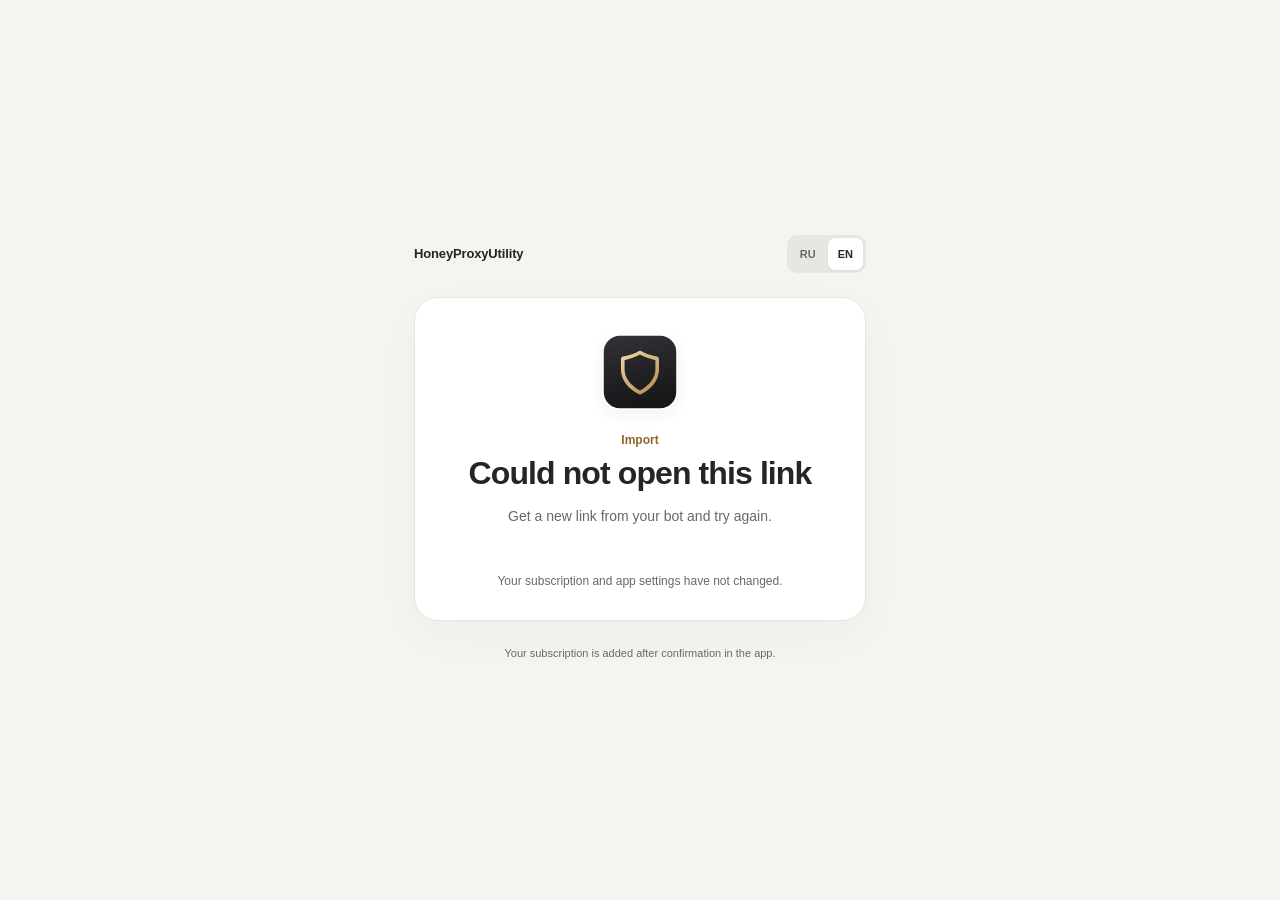
<file: tool/telegram_import_bridge/index.html>
<!doctype html>
<html lang="ru">
<head>
  <meta charset="utf-8">
  <meta name="viewport" content="width=device-width, initial-scale=1, viewport-fit=cover">
  <meta name="referrer" content="no-referrer">
  <meta http-equiv="Content-Security-Policy" content="default-src 'none'; script-src 'self'; style-src 'self'; img-src 'self'; connect-src 'none'; font-src 'none'; object-src 'none'; base-uri 'none'; form-action 'none'; frame-src 'none'; worker-src 'none'; media-src 'none'; manifest-src 'none'">
  <meta name="color-scheme" content="light dark">
  <title>Добавить в HoneyProxyUtility</title>
  <link rel="stylesheet" href="./bridge.css">
  <script type="module" src="./bridge.mjs"></script>
</head>
<body>
  <div class="page">
    <header class="header">
      <span class="wordmark">HoneyProxyUtility</span>
      <nav id="language-switcher" class="languages" aria-label="Язык">
        <button id="language-ru" type="button" lang="ru" aria-pressed="true">RU</button>
        <button id="language-en" type="button" lang="en" aria-pressed="false">EN</button>
      </nav>
    </header>
    <main class="card" aria-labelledby="heading">
      <img class="shield" src="./honey-shield.svg" width="76" height="76" alt="" aria-hidden="true">
      <p id="eyebrow" class="eyebrow">Импорт</p>
      <h1 id="heading">Добавить в Honey</h1>
      <p id="description" class="description">Откройте эту страницу по кнопке в Telegram-боте.</p>
      <div id="ready-status" class="ready-status" hidden>
        <span class="status-dot" aria-hidden="true"></span>
        <span id="ready-label">Ссылка готова</span>
      </div>
      <div id="actions" class="actions" hidden>
        <button id="open-app" type="button" class="button primary">Открыть в HoneyProxyUtility</button>
        <button id="copy-source" type="button" class="button secondary">Скопировать ссылку</button>
      </div>
      <p id="feedback" class="feedback" role="status" aria-live="polite" aria-atomic="true"></p>
      <p id="help" class="help">В боте выберите «Добавить в HoneyProxyUtility».</p>
      <noscript>
        <p class="help">Включите JavaScript или скопируйте ссылку из бота и вставьте её на экране «Импорт» в приложении.</p>
        <p class="help" lang="en">Enable JavaScript, or copy your link from the bot and paste it into the app's Import screen.</p>
      </noscript>
    </main>
    <footer id="footer">Подписка добавляется после подтверждения в приложении.</footer>
  </div>
</body>
</html>
</file>
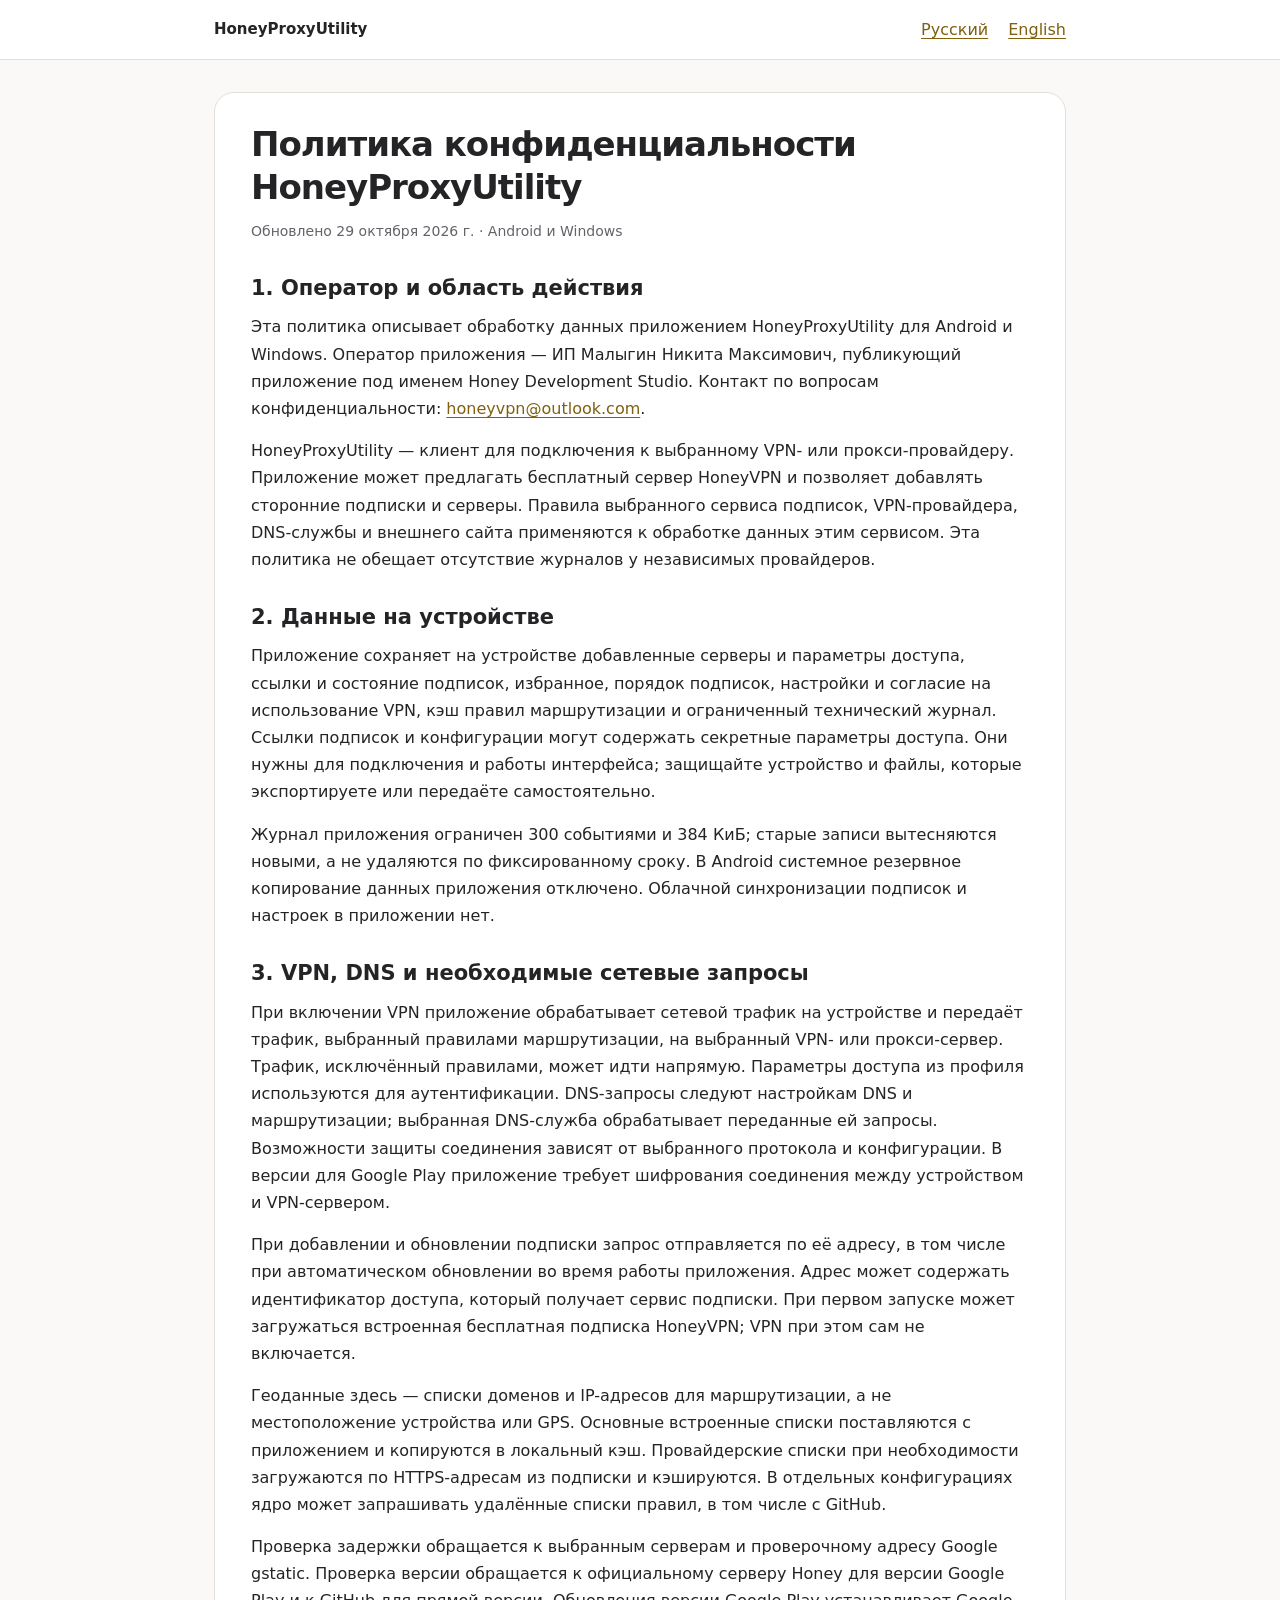
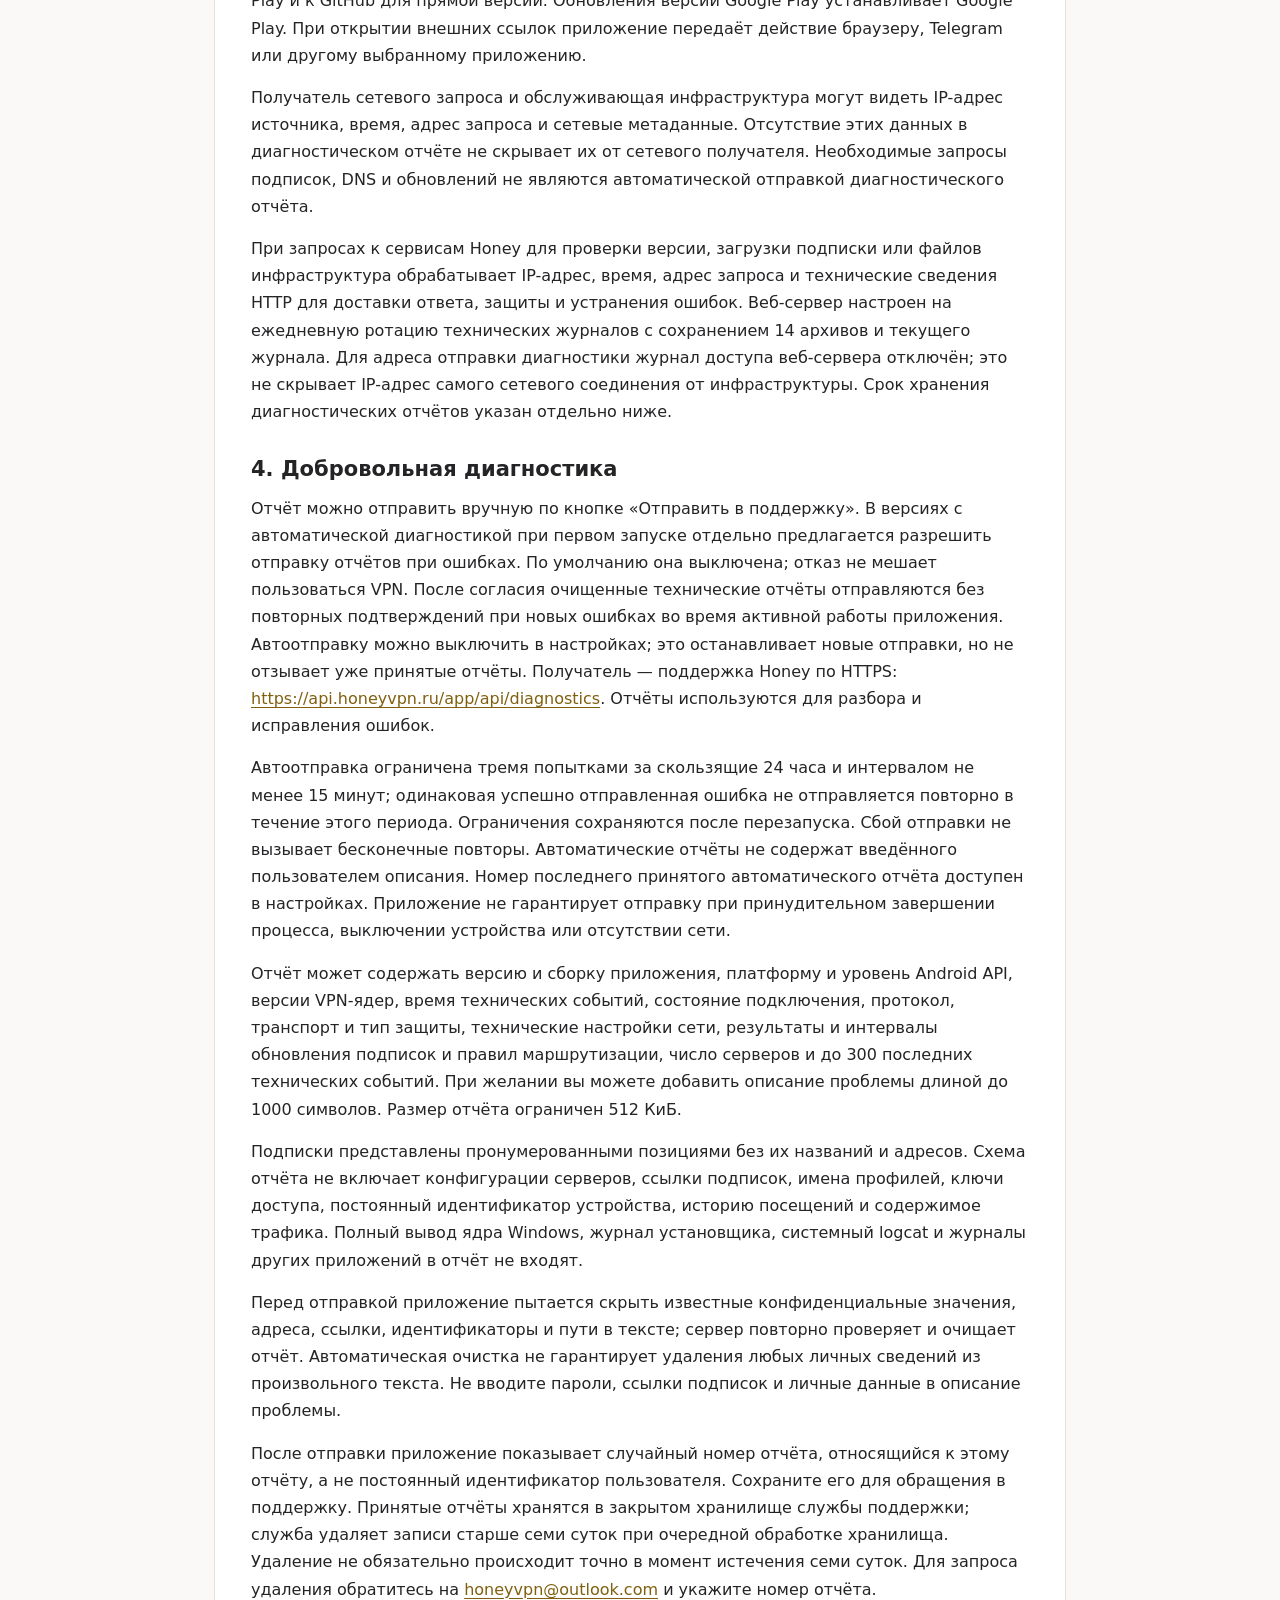
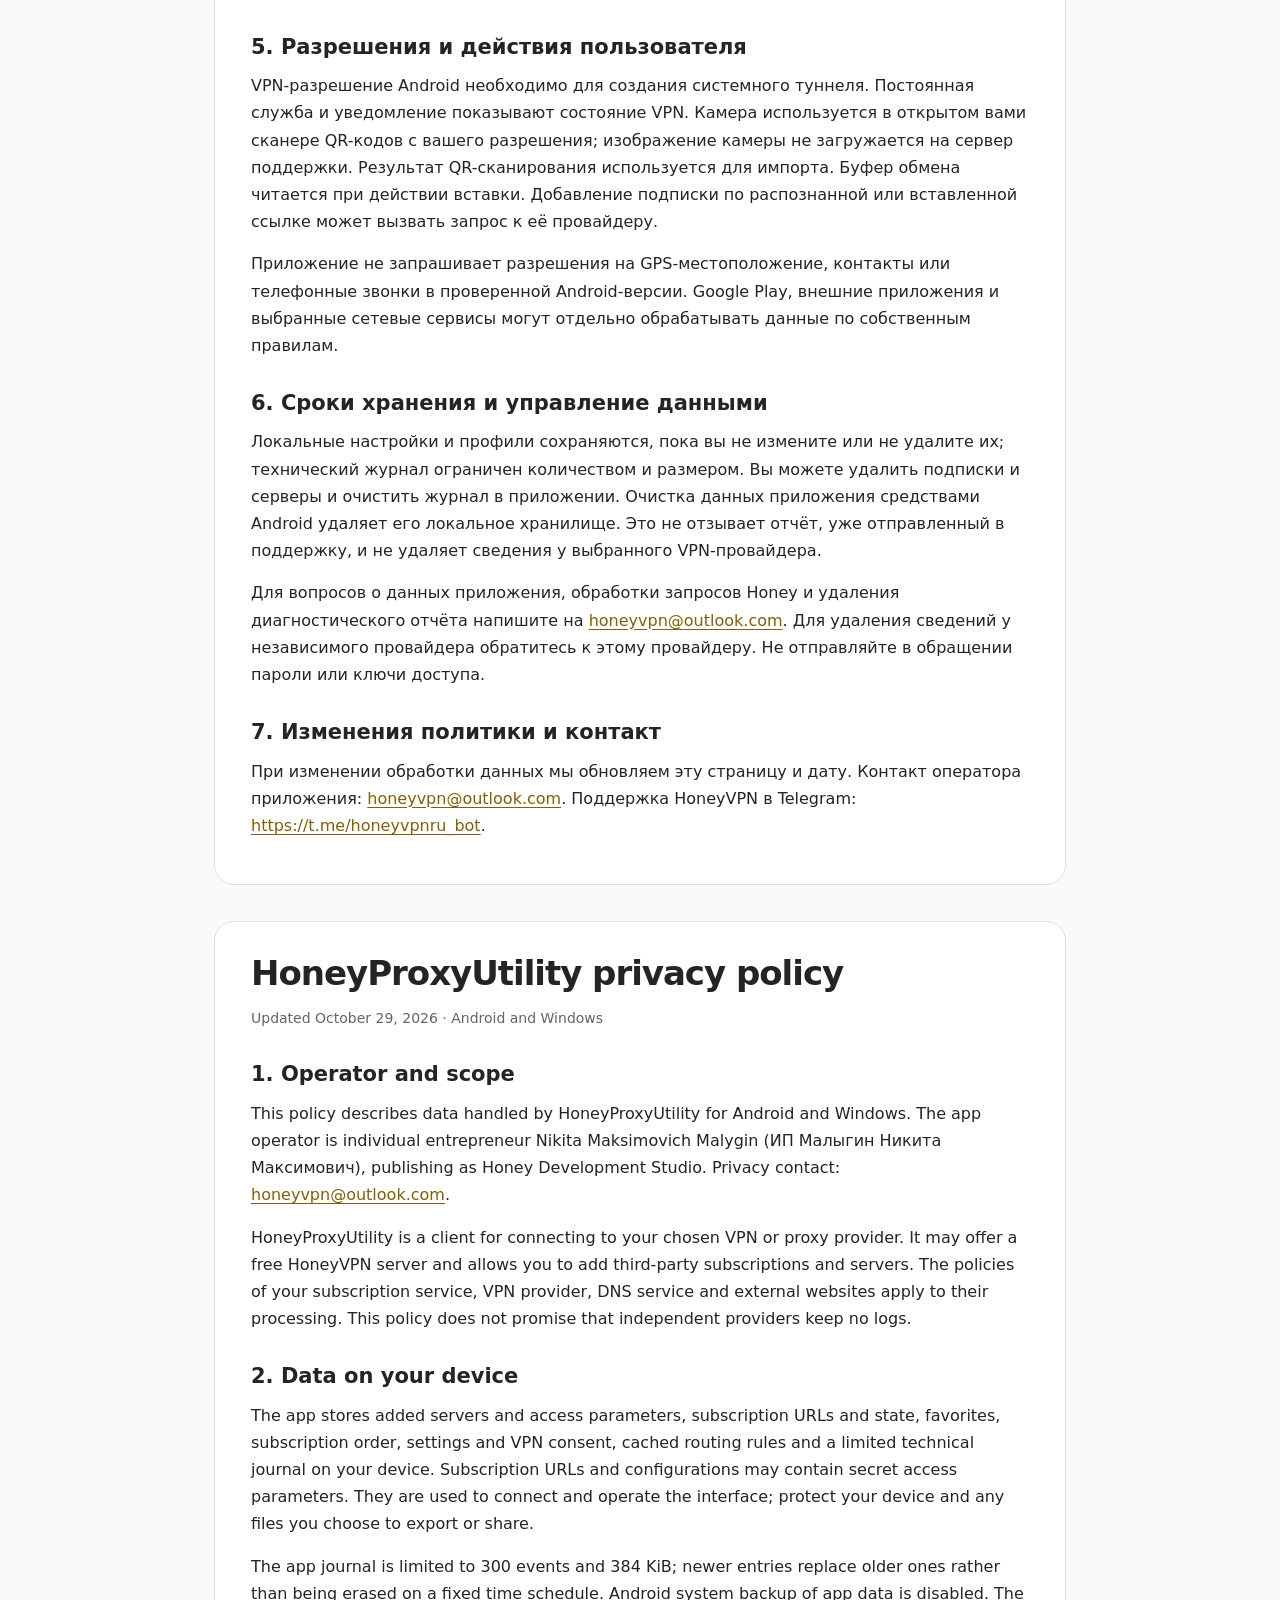
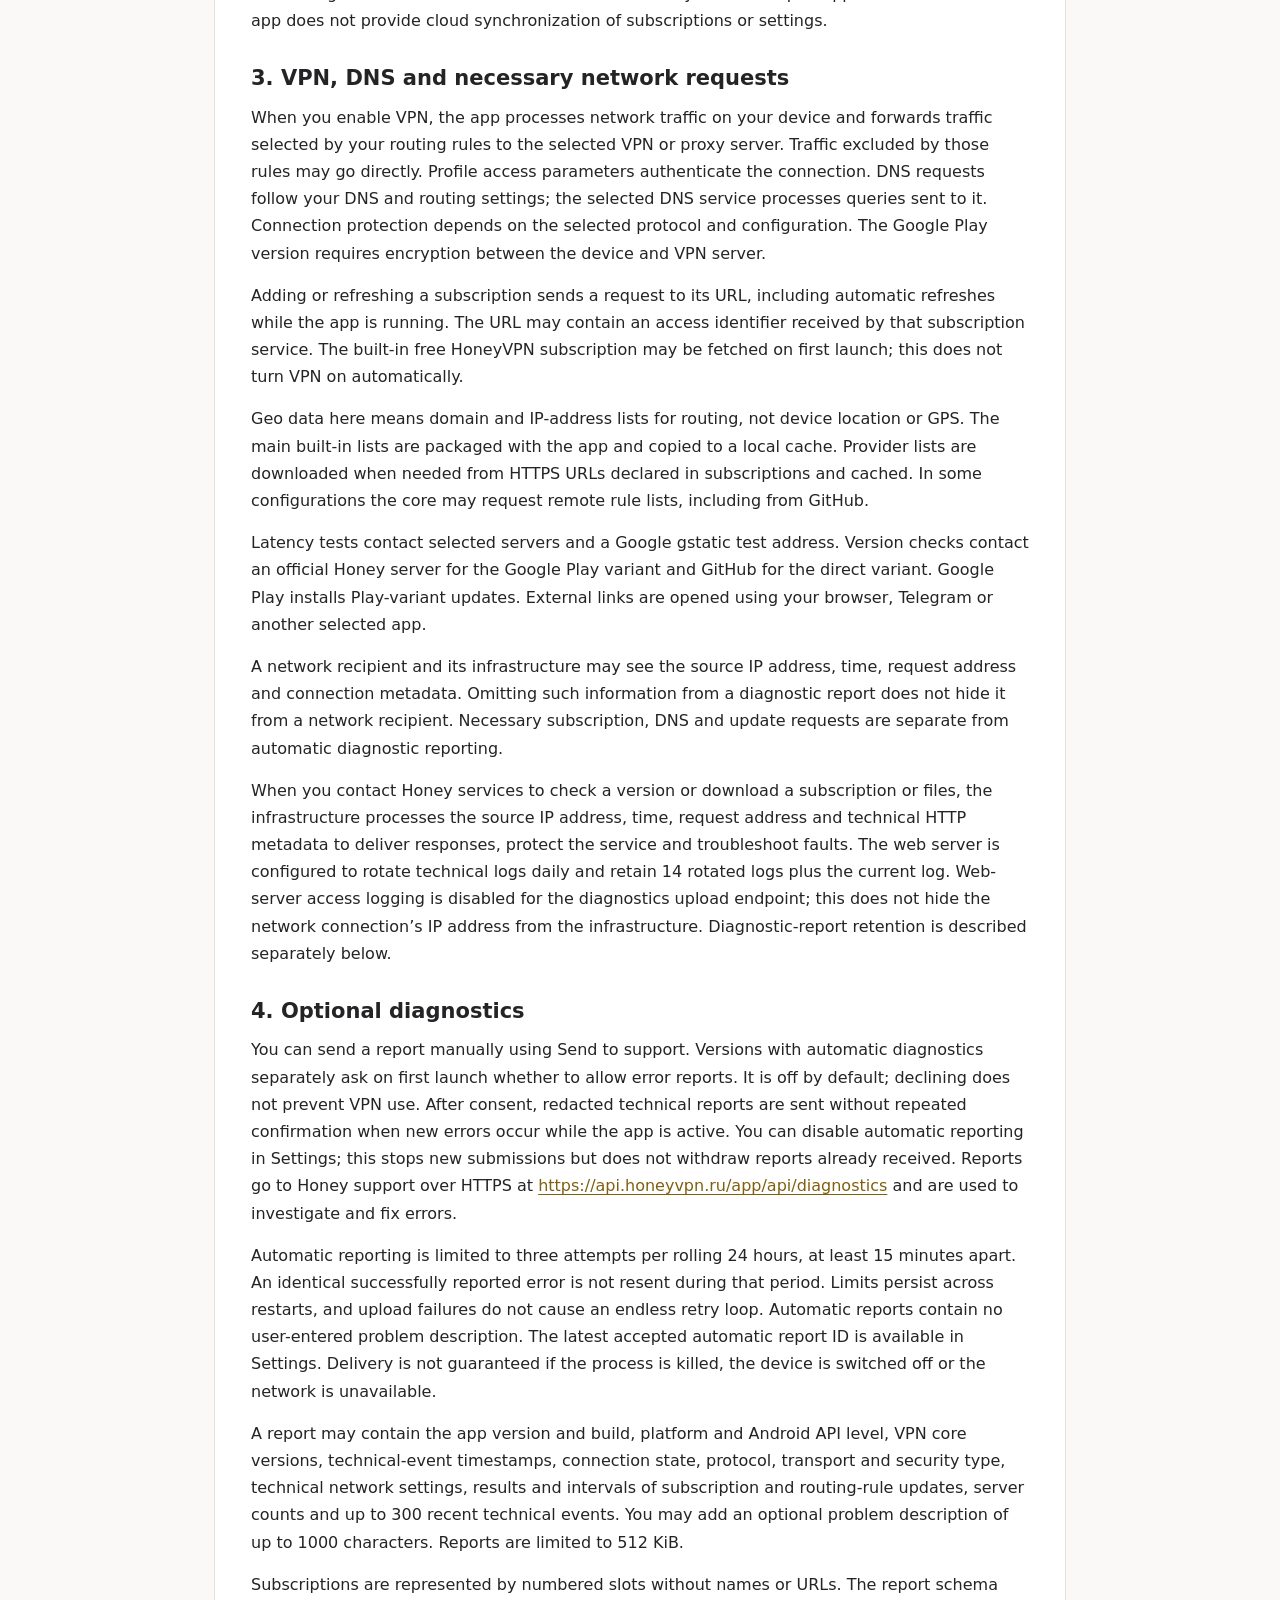
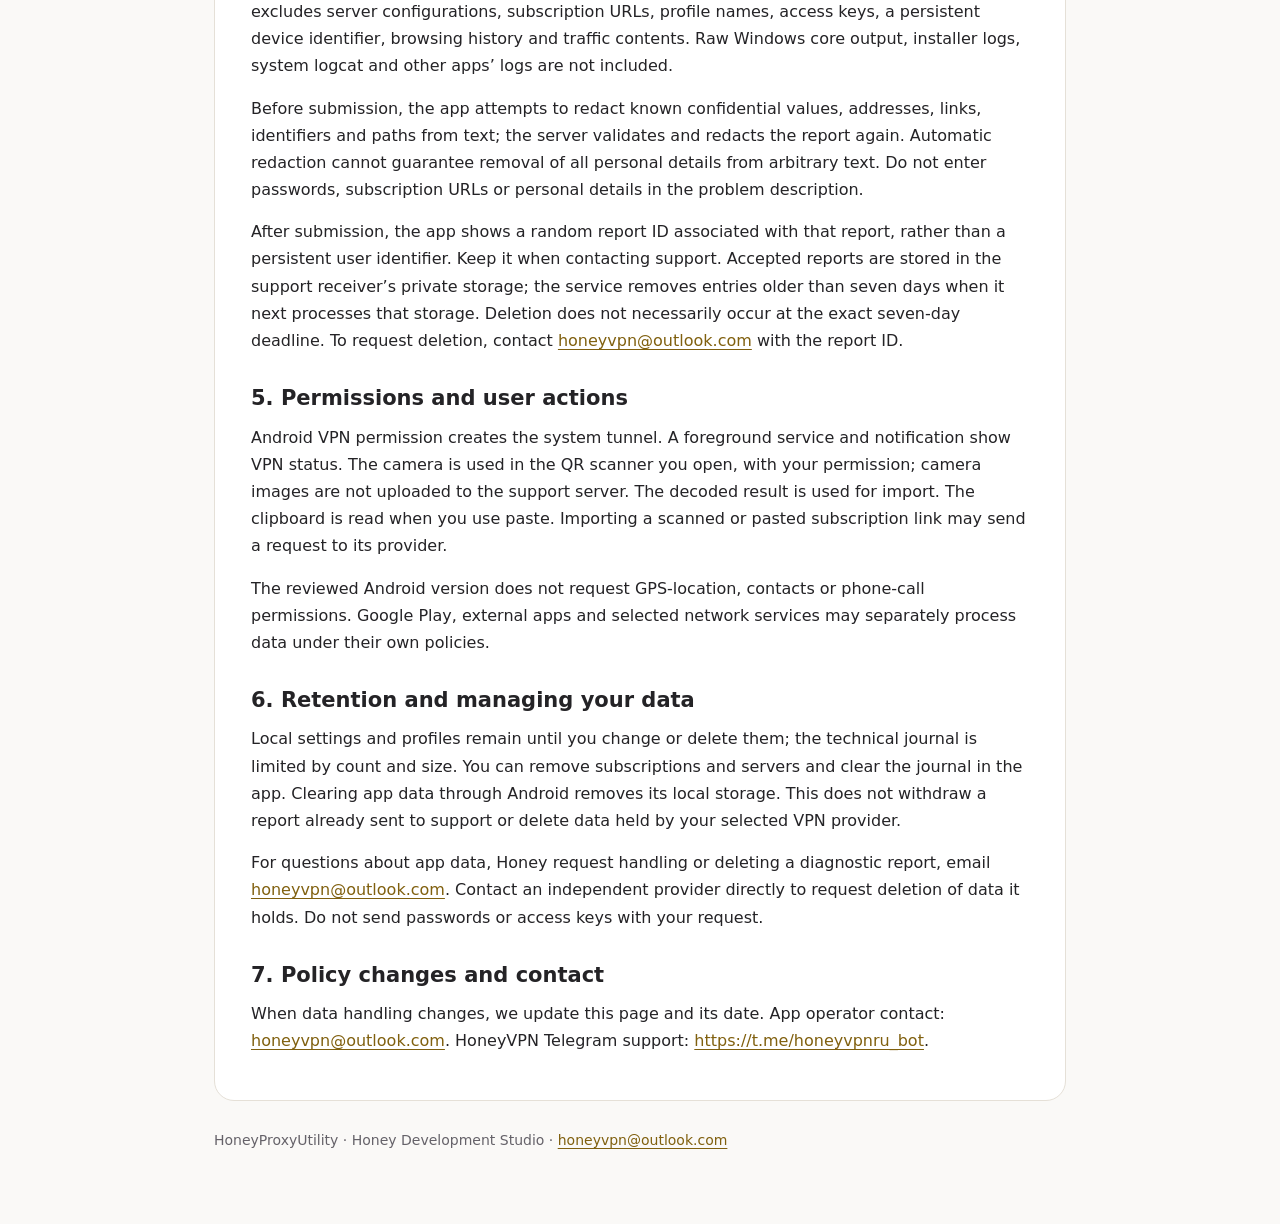
<file: distribution/privacy_policy.html>
<!doctype html>
<html lang="ru"><head><meta charset="utf-8">
<meta name="viewport" content="width=device-width, initial-scale=1">
<meta name="description" content="HoneyProxyUtility privacy policy in English and Russian. Local storage, VPN, permissions and optional support reports.">
<title>HoneyProxyUtility — Privacy policy / Политика конфиденциальности</title>
<style>
:root{color-scheme:light dark;--ink:#242326;--muted:#656269;--paper:#faf9f7;--card:#fff;--line:#e5e0d7;--link:#80600f}
*{box-sizing:border-box}html{scroll-behavior:smooth;scroll-padding-top:90px}body{margin:0;background:var(--paper);color:var(--ink);font:16px/1.7 system-ui,-apple-system,"Segoe UI",sans-serif}a{color:var(--link);text-underline-offset:3px;overflow-wrap:anywhere}a:focus-visible{outline:3px solid #c19a4b;outline-offset:4px;border-radius:3px}header{background:var(--card);border-bottom:1px solid var(--line);position:sticky;top:0;z-index:2}nav{max-width:900px;margin:auto;padding:16px 24px;display:flex;gap:20px;align-items:center;flex-wrap:wrap}nav strong{margin-right:auto;font-size:15px}main{max-width:900px;margin:0 auto;padding:32px 24px 72px}section{background:var(--card);border:1px solid var(--line);border-radius:20px;padding:30px 36px}section+section{margin-top:36px}h1{font-size:clamp(25px,4vw,34px);line-height:1.25;letter-spacing:-.03em;margin:0 0 12px}h2{font-size:21px;line-height:1.4;margin-top:30px;margin-bottom:10px}p{margin:0 0 15px;overflow-wrap:anywhere}.updated{font-size:14px;color:var(--muted);margin-bottom:24px}.scope{border-left:3px solid #bf9a4b;padding-left:16px}footer{margin-top:28px;color:var(--muted);font-size:14px}section:target{outline:2px solid #bf9a4b;outline-offset:4px}@media(max-width:560px){main{padding:20px 14px 48px}section{padding:24px 20px;border-radius:16px}nav{padding:14px 18px;gap:16px}nav strong{flex-basis:100%}h2{font-size:19px}}@media(prefers-color-scheme:dark){:root{--ink:#eeece7;--muted:#bab6ad;--paper:#141414;--card:#1d1d1e;--line:#39352f;--link:#e7c575}}@media(prefers-reduced-motion:reduce){html{scroll-behavior:auto}}@media print{header{position:static}body,section{background:white;color:black}section{border:0;padding:0}main{padding:20px}a{color:black}}
</style></head><body><header><nav aria-label="Language / Язык">
<strong>HoneyProxyUtility</strong><a href="#ru" lang="ru">Русский</a><a href="#en" lang="en">English</a>
</nav></header><main>
<section id="ru" lang="ru">
<h1>Политика конфиденциальности HoneyProxyUtility</h1>
<p class="updated">Обновлено 29 октября 2026 г. · Android и Windows</p>
<h2>1. Оператор и область действия</h2>
<p>Эта политика описывает обработку данных приложением HoneyProxyUtility для Android и Windows. Оператор приложения — ИП Малыгин Никита Максимович, публикующий приложение под именем Honey Development Studio. Контакт по вопросам конфиденциальности: <a href="mailto:honeyvpn@outlook.com">honeyvpn@outlook.com</a>.</p>
<p>HoneyProxyUtility — клиент для подключения к выбранному VPN- или прокси-провайдеру. Приложение может предлагать бесплатный сервер HoneyVPN и позволяет добавлять сторонние подписки и серверы. Правила выбранного сервиса подписок, VPN-провайдера, DNS-службы и внешнего сайта применяются к обработке данных этим сервисом. Эта политика не обещает отсутствие журналов у независимых провайдеров.</p>
<h2>2. Данные на устройстве</h2>
<p>Приложение сохраняет на устройстве добавленные серверы и параметры доступа, ссылки и состояние подписок, избранное, порядок подписок, настройки и согласие на использование VPN, кэш правил маршрутизации и ограниченный технический журнал. Ссылки подписок и конфигурации могут содержать секретные параметры доступа. Они нужны для подключения и работы интерфейса; защищайте устройство и файлы, которые экспортируете или передаёте самостоятельно.</p>
<p>Журнал приложения ограничен 300 событиями и 384 КиБ; старые записи вытесняются новыми, а не удаляются по фиксированному сроку. В Android системное резервное копирование данных приложения отключено. Облачной синхронизации подписок и настроек в приложении нет.</p>
<h2>3. VPN, DNS и необходимые сетевые запросы</h2>
<p>При включении VPN приложение обрабатывает сетевой трафик на устройстве и передаёт трафик, выбранный правилами маршрутизации, на выбранный VPN- или прокси-сервер. Трафик, исключённый правилами, может идти напрямую. Параметры доступа из профиля используются для аутентификации. DNS-запросы следуют настройкам DNS и маршрутизации; выбранная DNS-служба обрабатывает переданные ей запросы. Возможности защиты соединения зависят от выбранного протокола и конфигурации. В версии для Google Play приложение требует шифрования соединения между устройством и VPN-сервером.</p>
<p>При добавлении и обновлении подписки запрос отправляется по её адресу, в том числе при автоматическом обновлении во время работы приложения. Адрес может содержать идентификатор доступа, который получает сервис подписки. При первом запуске может загружаться встроенная бесплатная подписка HoneyVPN; VPN при этом сам не включается.</p>
<p>Геоданные здесь — списки доменов и IP-адресов для маршрутизации, а не местоположение устройства или GPS. Основные встроенные списки поставляются с приложением и копируются в локальный кэш. Провайдерские списки при необходимости загружаются по HTTPS-адресам из подписки и кэшируются. В отдельных конфигурациях ядро может запрашивать удалённые списки правил, в том числе с GitHub.</p>
<p>Проверка задержки обращается к выбранным серверам и проверочному адресу Google gstatic. Проверка версии обращается к официальному серверу Honey для версии Google Play и к GitHub для прямой версии. Обновления версии Google Play устанавливает Google Play. При открытии внешних ссылок приложение передаёт действие браузеру, Telegram или другому выбранному приложению.</p>
<p>Получатель сетевого запроса и обслуживающая инфраструктура могут видеть IP-адрес источника, время, адрес запроса и сетевые метаданные. Отсутствие этих данных в диагностическом отчёте не скрывает их от сетевого получателя. Необходимые запросы подписок, DNS и обновлений не являются автоматической отправкой диагностического отчёта.</p>
<p>При запросах к сервисам Honey для проверки версии, загрузки подписки или файлов инфраструктура обрабатывает IP-адрес, время, адрес запроса и технические сведения HTTP для доставки ответа, защиты и устранения ошибок. Веб-сервер настроен на ежедневную ротацию технических журналов с сохранением 14 архивов и текущего журнала. Для адреса отправки диагностики журнал доступа веб-сервера отключён; это не скрывает IP-адрес самого сетевого соединения от инфраструктуры. Срок хранения диагностических отчётов указан отдельно ниже.</p>
<h2>4. Добровольная диагностика</h2>
<p>Отчёт можно отправить вручную по кнопке «Отправить в поддержку». В версиях с автоматической диагностикой при первом запуске отдельно предлагается разрешить отправку отчётов при ошибках. По умолчанию она выключена; отказ не мешает пользоваться VPN. После согласия очищенные технические отчёты отправляются без повторных подтверждений при новых ошибках во время активной работы приложения. Автоотправку можно выключить в настройках; это останавливает новые отправки, но не отзывает уже принятые отчёты. Получатель — поддержка Honey по HTTPS: <a href="https://api.honeyvpn.ru/app/api/diagnostics">https://api.honeyvpn.ru/app/api/diagnostics</a>. Отчёты используются для разбора и исправления ошибок.</p>
<p>Автоотправка ограничена тремя попытками за скользящие 24 часа и интервалом не менее 15 минут; одинаковая успешно отправленная ошибка не отправляется повторно в течение этого периода. Ограничения сохраняются после перезапуска. Сбой отправки не вызывает бесконечные повторы. Автоматические отчёты не содержат введённого пользователем описания. Номер последнего принятого автоматического отчёта доступен в настройках. Приложение не гарантирует отправку при принудительном завершении процесса, выключении устройства или отсутствии сети.</p>
<p>Отчёт может содержать версию и сборку приложения, платформу и уровень Android API, версии VPN-ядер, время технических событий, состояние подключения, протокол, транспорт и тип защиты, технические настройки сети, результаты и интервалы обновления подписок и правил маршрутизации, число серверов и до 300 последних технических событий. При желании вы можете добавить описание проблемы длиной до 1000 символов. Размер отчёта ограничен 512 КиБ.</p>
<p>Подписки представлены пронумерованными позициями без их названий и адресов. Схема отчёта не включает конфигурации серверов, ссылки подписок, имена профилей, ключи доступа, постоянный идентификатор устройства, историю посещений и содержимое трафика. Полный вывод ядра Windows, журнал установщика, системный logcat и журналы других приложений в отчёт не входят.</p>
<p>Перед отправкой приложение пытается скрыть известные конфиденциальные значения, адреса, ссылки, идентификаторы и пути в тексте; сервер повторно проверяет и очищает отчёт. Автоматическая очистка не гарантирует удаления любых личных сведений из произвольного текста. Не вводите пароли, ссылки подписок и личные данные в описание проблемы.</p>
<p>После отправки приложение показывает случайный номер отчёта, относящийся к этому отчёту, а не постоянный идентификатор пользователя. Сохраните его для обращения в поддержку. Принятые отчёты хранятся в закрытом хранилище службы поддержки; служба удаляет записи старше семи суток при очередной обработке хранилища. Удаление не обязательно происходит точно в момент истечения семи суток. Для запроса удаления обратитесь на <a href="mailto:honeyvpn@outlook.com">honeyvpn@outlook.com</a> и укажите номер отчёта.</p>
<h2>5. Разрешения и действия пользователя</h2>
<p>VPN-разрешение Android необходимо для создания системного туннеля. Постоянная служба и уведомление показывают состояние VPN. Камера используется в открытом вами сканере QR-кодов с вашего разрешения; изображение камеры не загружается на сервер поддержки. Результат QR-сканирования используется для импорта. Буфер обмена читается при действии вставки. Добавление подписки по распознанной или вставленной ссылке может вызвать запрос к её провайдеру.</p>
<p>Приложение не запрашивает разрешения на GPS-местоположение, контакты или телефонные звонки в проверенной Android-версии. Google Play, внешние приложения и выбранные сетевые сервисы могут отдельно обрабатывать данные по собственным правилам.</p>
<h2>6. Сроки хранения и управление данными</h2>
<p>Локальные настройки и профили сохраняются, пока вы не измените или не удалите их; технический журнал ограничен количеством и размером. Вы можете удалить подписки и серверы и очистить журнал в приложении. Очистка данных приложения средствами Android удаляет его локальное хранилище. Это не отзывает отчёт, уже отправленный в поддержку, и не удаляет сведения у выбранного VPN-провайдера.</p>
<p>Для вопросов о данных приложения, обработки запросов Honey и удаления диагностического отчёта напишите на <a href="mailto:honeyvpn@outlook.com">honeyvpn@outlook.com</a>. Для удаления сведений у независимого провайдера обратитесь к этому провайдеру. Не отправляйте в обращении пароли или ключи доступа.</p>
<h2>7. Изменения политики и контакт</h2>
<p>При изменении обработки данных мы обновляем эту страницу и дату. Контакт оператора приложения: <a href="mailto:honeyvpn@outlook.com">honeyvpn@outlook.com</a>. Поддержка HoneyVPN в Telegram: <a href="https://t.me/honeyvpnru_bot">https://t.me/honeyvpnru_bot</a>.</p>
</section>
<section id="en" lang="en">
<h1>HoneyProxyUtility privacy policy</h1>
<p class="updated">Updated October 29, 2026 · Android and Windows</p>
<h2>1. Operator and scope</h2>
<p>This policy describes data handled by HoneyProxyUtility for Android and Windows. The app operator is individual entrepreneur Nikita Maksimovich Malygin (ИП Малыгин Никита Максимович), publishing as Honey Development Studio. Privacy contact: <a href="mailto:honeyvpn@outlook.com">honeyvpn@outlook.com</a>.</p>
<p>HoneyProxyUtility is a client for connecting to your chosen VPN or proxy provider. It may offer a free HoneyVPN server and allows you to add third-party subscriptions and servers. The policies of your subscription service, VPN provider, DNS service and external websites apply to their processing. This policy does not promise that independent providers keep no logs.</p>
<h2>2. Data on your device</h2>
<p>The app stores added servers and access parameters, subscription URLs and state, favorites, subscription order, settings and VPN consent, cached routing rules and a limited technical journal on your device. Subscription URLs and configurations may contain secret access parameters. They are used to connect and operate the interface; protect your device and any files you choose to export or share.</p>
<p>The app journal is limited to 300 events and 384 KiB; newer entries replace older ones rather than being erased on a fixed time schedule. Android system backup of app data is disabled. The app does not provide cloud synchronization of subscriptions or settings.</p>
<h2>3. VPN, DNS and necessary network requests</h2>
<p>When you enable VPN, the app processes network traffic on your device and forwards traffic selected by your routing rules to the selected VPN or proxy server. Traffic excluded by those rules may go directly. Profile access parameters authenticate the connection. DNS requests follow your DNS and routing settings; the selected DNS service processes queries sent to it. Connection protection depends on the selected protocol and configuration. The Google Play version requires encryption between the device and VPN server.</p>
<p>Adding or refreshing a subscription sends a request to its URL, including automatic refreshes while the app is running. The URL may contain an access identifier received by that subscription service. The built-in free HoneyVPN subscription may be fetched on first launch; this does not turn VPN on automatically.</p>
<p>Geo data here means domain and IP-address lists for routing, not device location or GPS. The main built-in lists are packaged with the app and copied to a local cache. Provider lists are downloaded when needed from HTTPS URLs declared in subscriptions and cached. In some configurations the core may request remote rule lists, including from GitHub.</p>
<p>Latency tests contact selected servers and a Google gstatic test address. Version checks contact an official Honey server for the Google Play variant and GitHub for the direct variant. Google Play installs Play-variant updates. External links are opened using your browser, Telegram or another selected app.</p>
<p>A network recipient and its infrastructure may see the source IP address, time, request address and connection metadata. Omitting such information from a diagnostic report does not hide it from a network recipient. Necessary subscription, DNS and update requests are separate from automatic diagnostic reporting.</p>
<p>When you contact Honey services to check a version or download a subscription or files, the infrastructure processes the source IP address, time, request address and technical HTTP metadata to deliver responses, protect the service and troubleshoot faults. The web server is configured to rotate technical logs daily and retain 14 rotated logs plus the current log. Web-server access logging is disabled for the diagnostics upload endpoint; this does not hide the network connection’s IP address from the infrastructure. Diagnostic-report retention is described separately below.</p>
<h2>4. Optional diagnostics</h2>
<p>You can send a report manually using Send to support. Versions with automatic diagnostics separately ask on first launch whether to allow error reports. It is off by default; declining does not prevent VPN use. After consent, redacted technical reports are sent without repeated confirmation when new errors occur while the app is active. You can disable automatic reporting in Settings; this stops new submissions but does not withdraw reports already received. Reports go to Honey support over HTTPS at <a href="https://api.honeyvpn.ru/app/api/diagnostics">https://api.honeyvpn.ru/app/api/diagnostics</a> and are used to investigate and fix errors.</p>
<p>Automatic reporting is limited to three attempts per rolling 24 hours, at least 15 minutes apart. An identical successfully reported error is not resent during that period. Limits persist across restarts, and upload failures do not cause an endless retry loop. Automatic reports contain no user-entered problem description. The latest accepted automatic report ID is available in Settings. Delivery is not guaranteed if the process is killed, the device is switched off or the network is unavailable.</p>
<p>A report may contain the app version and build, platform and Android API level, VPN core versions, technical-event timestamps, connection state, protocol, transport and security type, technical network settings, results and intervals of subscription and routing-rule updates, server counts and up to 300 recent technical events. You may add an optional problem description of up to 1000 characters. Reports are limited to 512 KiB.</p>
<p>Subscriptions are represented by numbered slots without names or URLs. The report schema excludes server configurations, subscription URLs, profile names, access keys, a persistent device identifier, browsing history and traffic contents. Raw Windows core output, installer logs, system logcat and other apps’ logs are not included.</p>
<p>Before submission, the app attempts to redact known confidential values, addresses, links, identifiers and paths from text; the server validates and redacts the report again. Automatic redaction cannot guarantee removal of all personal details from arbitrary text. Do not enter passwords, subscription URLs or personal details in the problem description.</p>
<p>After submission, the app shows a random report ID associated with that report, rather than a persistent user identifier. Keep it when contacting support. Accepted reports are stored in the support receiver’s private storage; the service removes entries older than seven days when it next processes that storage. Deletion does not necessarily occur at the exact seven-day deadline. To request deletion, contact <a href="mailto:honeyvpn@outlook.com">honeyvpn@outlook.com</a> with the report ID.</p>
<h2>5. Permissions and user actions</h2>
<p>Android VPN permission creates the system tunnel. A foreground service and notification show VPN status. The camera is used in the QR scanner you open, with your permission; camera images are not uploaded to the support server. The decoded result is used for import. The clipboard is read when you use paste. Importing a scanned or pasted subscription link may send a request to its provider.</p>
<p>The reviewed Android version does not request GPS-location, contacts or phone-call permissions. Google Play, external apps and selected network services may separately process data under their own policies.</p>
<h2>6. Retention and managing your data</h2>
<p>Local settings and profiles remain until you change or delete them; the technical journal is limited by count and size. You can remove subscriptions and servers and clear the journal in the app. Clearing app data through Android removes its local storage. This does not withdraw a report already sent to support or delete data held by your selected VPN provider.</p>
<p>For questions about app data, Honey request handling or deleting a diagnostic report, email <a href="mailto:honeyvpn@outlook.com">honeyvpn@outlook.com</a>. Contact an independent provider directly to request deletion of data it holds. Do not send passwords or access keys with your request.</p>
<h2>7. Policy changes and contact</h2>
<p>When data handling changes, we update this page and its date. App operator contact: <a href="mailto:honeyvpn@outlook.com">honeyvpn@outlook.com</a>. HoneyVPN Telegram support: <a href="https://t.me/honeyvpnru_bot">https://t.me/honeyvpnru_bot</a>.</p>
</section>
<footer>HoneyProxyUtility · Honey Development Studio · <a href="mailto:honeyvpn@outlook.com">honeyvpn@outlook.com</a></footer></main></body></html>
</file>
<file: tool/telegram_import_bridge/bridge.css>
:root {
  color-scheme: light dark;
  font-family: -apple-system, BlinkMacSystemFont, "Segoe UI", sans-serif;
  font-synthesis: none;
  --background: #f5f4f1;
  --surface: #fff;
  --text: #242526;
  --secondary: #686864;
  --line: #e8e6e1;
  --accent: #916629;
  --button: #976a2b;
  --button-hover: #865b23;
  --button-text: #fff;
  --subtle: #f4f3f0;
  --focus: #886125;
}
* { box-sizing: border-box; }
[hidden] { display: none !important; }
body { margin: 0; background: var(--background); color: var(--text); }
button { font: inherit; -webkit-tap-highlight-color: transparent; }
button:focus-visible { outline: 3px solid var(--focus); outline-offset: 4px; }
.page {
  min-height: 100svh;
  max-width: 500px;
  margin: 0 auto;
  padding: max(24px, env(safe-area-inset-top)) 24px max(28px, env(safe-area-inset-bottom));
  display: flex;
  flex-direction: column;
  justify-content: center;
  gap: 24px;
}
.header { display: flex; align-items: center; justify-content: space-between; gap: 14px; }
.wordmark { font-size: 13px; font-weight: 600; letter-spacing: -.15px; }
.languages { display: flex; gap: 2px; padding: 3px; background: var(--line); border-radius: 10px; }
.languages button {
  padding: 6px 10px;
  min-height: 32px;
  border: 0;
  border-radius: 7px;
  color: var(--secondary);
  background: transparent;
  cursor: pointer;
  font-size: 11px;
  font-weight: 600;
}
.languages button[aria-pressed="true"] { background: var(--surface); color: var(--text); box-shadow: 0 1px 3px #0000000d; }
.card {
  padding: 36px 32px 28px;
  border: 1px solid var(--line);
  border-radius: 24px;
  background: var(--surface);
  box-shadow: 0 14px 45px #3c352709;
  text-align: center;
}
.shield { display: block; margin: 0 auto 23px; border-radius: 18px; box-shadow: 0 5px 14px #594b2612; }
.eyebrow { margin: 0 0 8px; color: var(--accent); font-size: 12px; font-weight: 600; }
h1 { margin: 0; font-size: clamp(25px, 6vw, 32px); line-height: 1.15; font-weight: 650; letter-spacing: -.9px; text-wrap: balance; }
.description { margin: 14px auto 0; color: var(--secondary); font-size: 14px; line-height: 1.55; max-width: 320px; text-wrap: pretty; }
.ready-status { display: flex; align-items: center; justify-content: center; gap: 7px; margin-top: 24px; color: var(--secondary); font-size: 12px; }
.status-dot { width: 6px; height: 6px; border-radius: 50%; background: #649478; }
.actions { display: grid; gap: 9px; margin-top: 17px; }
.button { width: 100%; min-height: 48px; padding: 12px 15px; border: 0; border-radius: 12px; font-size: 13px; font-weight: 600; line-height: 1.45; cursor: pointer; }
.primary { color: var(--button-text); background: var(--button); box-shadow: inset 0 1px 0 #ffffff28, 0 2px 5px #75521e15; }
.primary:hover { background: var(--button-hover); }
.secondary { color: var(--text); background: var(--subtle); }
.secondary:hover { background: var(--line); }
.button:active { filter: brightness(.96); }
.button:disabled { opacity: .58; cursor: wait; }
.feedback { min-height: 19px; margin: 12px 0 0; color: var(--accent); font-size: 12px; line-height: 1.5; }
.help { margin: 14px 0 0; color: var(--secondary); font-size: 12px; line-height: 1.6; text-wrap: pretty; }
footer { padding: 0 8px; color: var(--secondary); font-size: 11px; line-height: 1.5; text-align: center; }
.clipboard-only { position: fixed; width: 1px; height: 1px; padding: 0; border: 0; overflow: hidden; clip-path: inset(50%); opacity: 0; pointer-events: none; }
@media (max-width: 370px) {
  .page { padding-left: 16px; padding-right: 16px; gap: 18px; }
  .card { padding: 30px 22px 22px; border-radius: 21px; }
  .wordmark { font-size: 12px; }
}
@media (pointer: coarse) {
  .languages button { min-height: 44px; min-width: 44px; }
}
@media (prefers-color-scheme: dark) {
  :root {
    --background: #191a1c;
    --surface: #242528;
    --text: #efefed;
    --secondary: #a6a6a0;
    --line: #38393a;
    --accent: #c9a46d;
    --button: #b68b51;
    --button-hover: #c0975f;
    --button-text: #1d1c1a;
    --subtle: #303134;
    --focus: #d8b580;
  }
  .card { box-shadow: 0 18px 50px #00000020; }
}
@media (forced-colors: active) {
  .button, .languages { border: 1px solid ButtonText; }
  .primary { background: ButtonFace; color: ButtonText; }
  .status-dot { background: CanvasText; }
}
</file>
